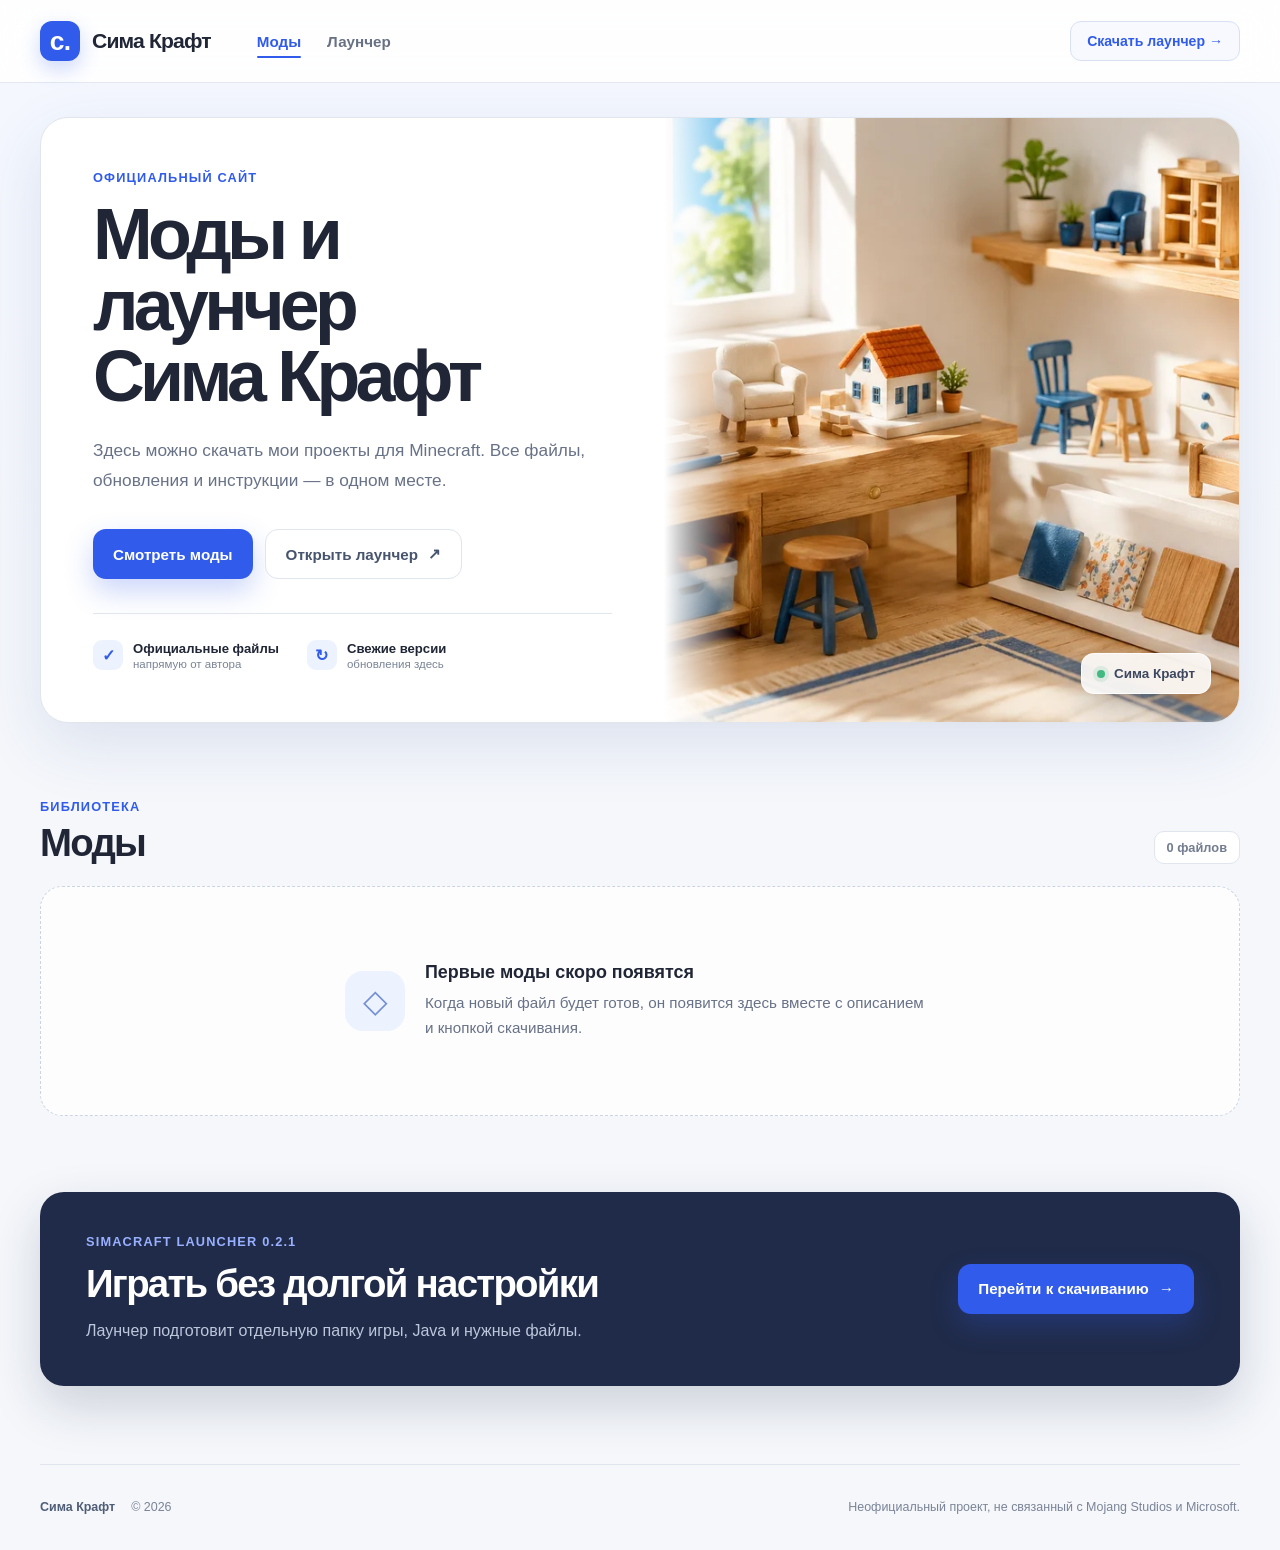
<file: index.html>
<!doctype html>
<html lang="ru">
  <head>
    <meta charset="utf-8" />
    <meta name="viewport" content="width=device-width, initial-scale=1" />
    <meta name="theme-color" content="#f4f7ff" />
    <meta name="description" content="Официальный сайт Сима Крафт — моды и лаунчер Minecraft." />
    <title>Сима Крафт — моды и лаунчер Minecraft</title>
    <link rel="icon" href="/assets/favicon.svg" type="image/svg+xml" />
    <link rel="stylesheet" href="/assets/site.css" />
  </head>
  <body>
    <header class="site-header">
      <div class="shell header-inner">
        <a class="wordmark" href="/" aria-label="Сима Крафт — главная">
          <span class="brand-mark">с.</span>
          <span>Сима Крафт</span>
        </a>
        <nav class="site-nav" aria-label="Основная навигация">
          <a class="active" href="/#mods">Моды</a>
          <a href="/launcher/">Лаунчер</a>
        </nav>
        <a class="header-download" href="/launcher/">Скачать лаунчер <span aria-hidden="true">→</span></a>
      </div>
    </header>

    <main>
      <section class="shell home-hero" aria-labelledby="home-title">
        <div class="home-copy">
          <p class="eyebrow">Официальный сайт</p>
          <h1 id="home-title">Моды и лаунчер<br />Сима Крафт</h1>
          <p class="hero-lead">Здесь можно скачать мои проекты для Minecraft. Все файлы, обновления и инструкции — в одном месте.</p>
          <div class="hero-actions">
            <a class="button primary" href="#mods">Смотреть моды</a>
            <a class="button secondary" href="/launcher/">Открыть лаунчер <span aria-hidden="true">↗</span></a>
          </div>
          <ul class="quick-facts" aria-label="О сайте">
            <li><span class="fact-icon">✓</span><span><strong>Официальные файлы</strong><small>напрямую от автора</small></span></li>
            <li><span class="fact-icon">↻</span><span><strong>Свежие версии</strong><small>обновления здесь</small></span></li>
          </ul>
        </div>
        <div class="home-art">
          <img src="/assets/daylight-studio.webp" alt="Светлая творческая мастерская Сима Крафт" width="720" height="480" />
          <div class="art-badge"><span class="status-dot"></span> Сима Крафт</div>
        </div>
      </section>

      <section class="shell catalog" id="mods" aria-labelledby="mods-title">
        <div class="section-heading">
          <div>
            <p class="eyebrow">Библиотека</p>
            <h2 id="mods-title">Моды</h2>
          </div>
          <span class="counter">0 файлов</span>
        </div>
        <div class="empty-card">
          <span class="empty-symbol" aria-hidden="true">◇</span>
          <div>
            <h3>Первые моды скоро появятся</h3>
            <p>Когда новый файл будет готов, он появится здесь вместе с описанием и кнопкой скачивания.</p>
          </div>
        </div>
      </section>

      <section class="shell launcher-strip">
        <div>
          <p class="eyebrow">SimaCraft Launcher 0.2.1</p>
          <h2>Играть без долгой настройки</h2>
          <p>Лаунчер подготовит отдельную папку игры, Java и нужные файлы.</p>
        </div>
        <a class="button primary" href="/launcher/">Перейти к скачиванию <span aria-hidden="true">→</span></a>
      </section>
    </main>

    <footer class="shell site-footer">
      <a class="footer-brand" href="/">Сима Крафт</a>
      <span>© <span data-year></span></span>
      <span class="footer-note">Неофициальный проект, не связанный с Mojang Studios и Microsoft.</span>
    </footer>
    <script src="/assets/site.js"></script>
  </body>
</html>
</file>
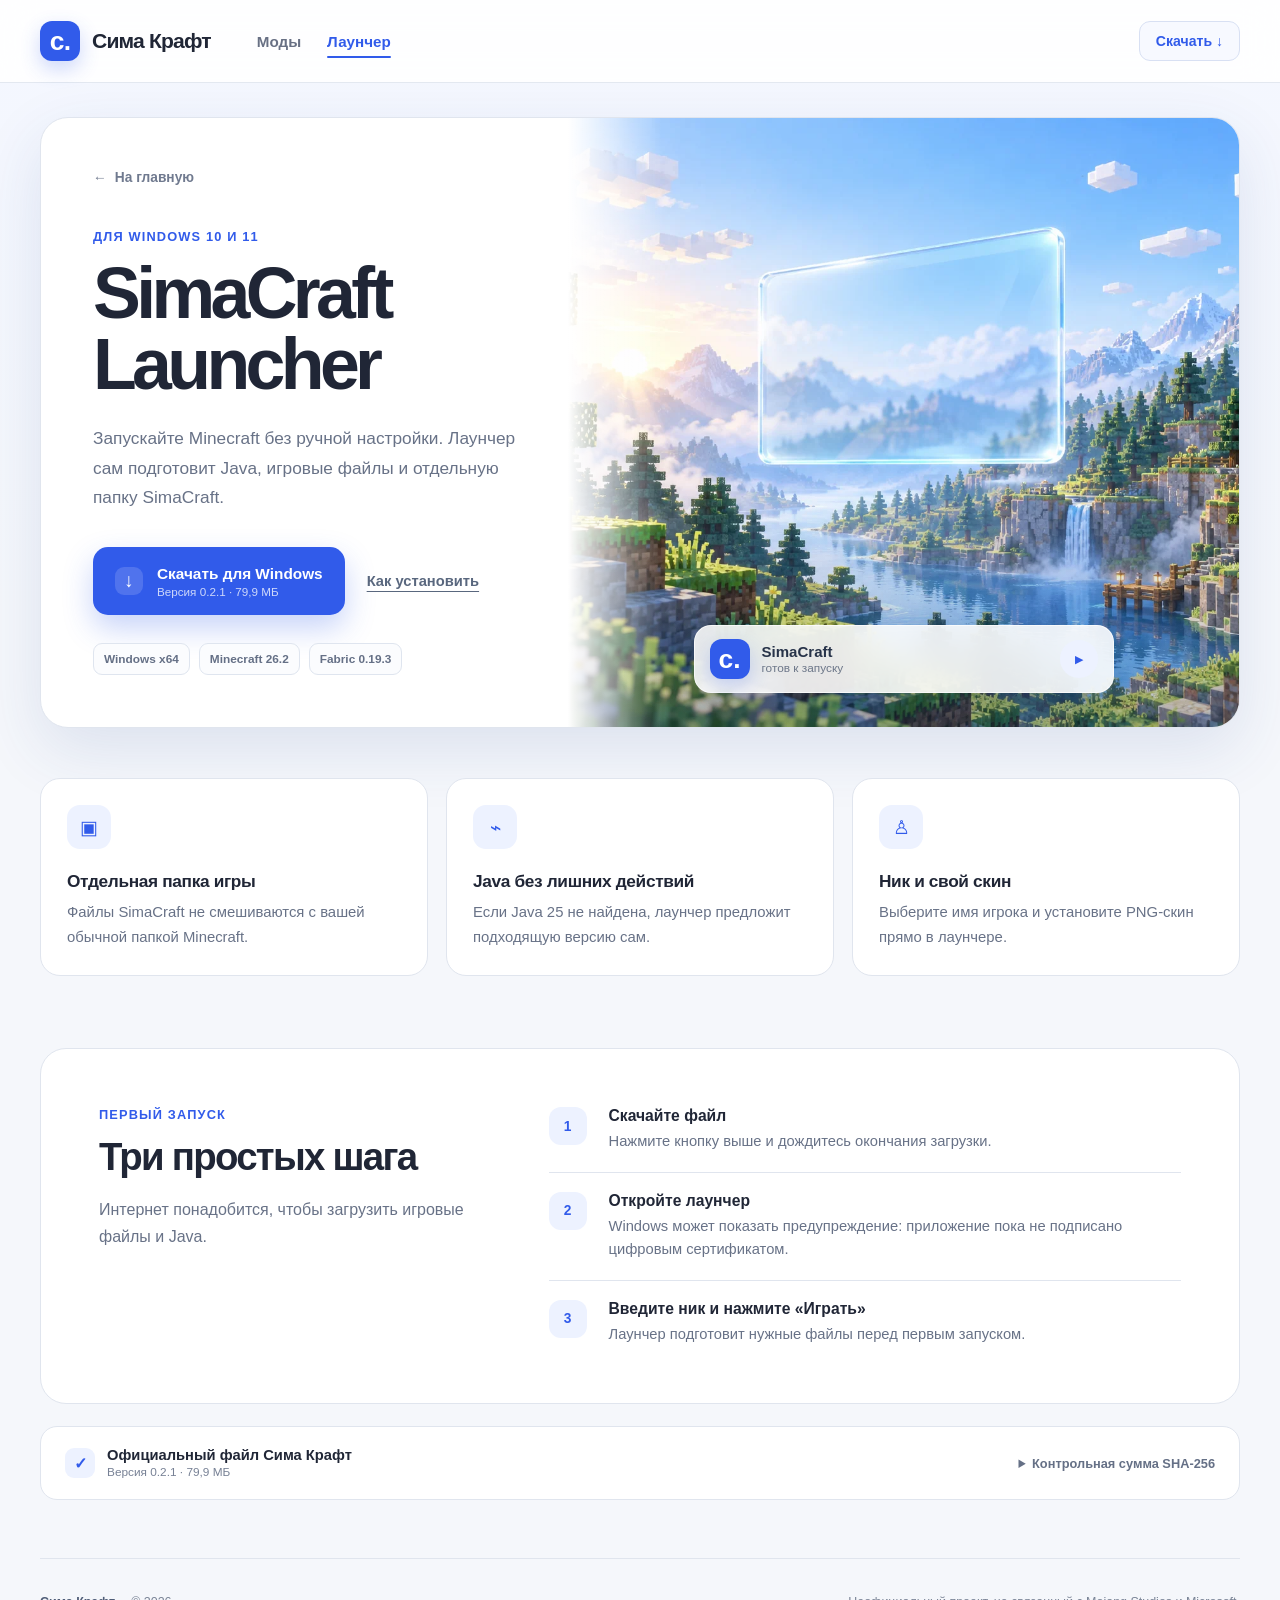
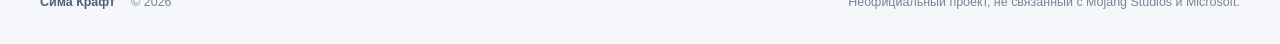
<file: launcher/index.html>
<!doctype html>
<html lang="ru">
  <head>
    <meta charset="utf-8" />
    <meta name="viewport" content="width=device-width, initial-scale=1" />
    <meta name="theme-color" content="#f4f7ff" />
    <meta name="description" content="Скачайте SimaCraft Launcher для Windows — отдельная папка игры, автоматическая установка Java и удобный запуск." />
    <title>SimaCraft Launcher — скачать для Windows</title>
    <link rel="icon" href="/assets/favicon.svg" type="image/svg+xml" />
    <link rel="stylesheet" href="/assets/site.css" />
  </head>
  <body>
    <header class="site-header">
      <div class="shell header-inner">
        <a class="wordmark" href="/" aria-label="Сима Крафт — главная">
          <span class="brand-mark">с.</span>
          <span>Сима Крафт</span>
        </a>
        <nav class="site-nav" aria-label="Основная навигация">
          <a href="/#mods">Моды</a>
          <a class="active" href="/launcher/" aria-current="page">Лаунчер</a>
        </nav>
        <a class="header-download" href="#download">Скачать <span aria-hidden="true">↓</span></a>
      </div>
    </header>

    <main>
      <section class="shell launcher-hero" aria-labelledby="launcher-title">
        <div class="launcher-copy">
          <a class="back-link" href="/"><span aria-hidden="true">←</span> На главную</a>
          <p class="eyebrow">Для Windows 10 и 11</p>
          <h1 id="launcher-title">SimaCraft<br />Launcher</h1>
          <p class="hero-lead">Запускайте Minecraft без ручной настройки. Лаунчер сам подготовит Java, игровые файлы и отдельную папку SimaCraft.</p>
          <div class="launcher-actions" id="download">
            <a class="download-button" href="/downloads/SimaCraft-Launcher-0.2.1.exe" download>
              <span class="download-icon" aria-hidden="true">↓</span>
              <span><strong>Скачать для Windows</strong><small>Версия 0.2.1 · 79,9 МБ</small></span>
            </a>
            <a class="text-link" href="#installation">Как установить</a>
          </div>
          <div class="specs" aria-label="Параметры лаунчера">
            <span>Windows x64</span>
            <span>Minecraft 26.2</span>
            <span>Fabric 0.19.3</span>
          </div>
        </div>
        <div class="launcher-art">
          <img src="/assets/launcher-hero.webp" alt="Кубический мир с горами, лесом и уютным домом" width="1440" height="960" />
          <div class="launcher-card">
            <span class="brand-mark">с.</span>
            <span><strong>SimaCraft</strong><small>готов к запуску</small></span>
            <span class="play" aria-hidden="true">▶</span>
          </div>
        </div>
      </section>

      <section class="shell features" aria-label="Возможности лаунчера">
        <article>
          <span class="feature-icon" aria-hidden="true">▣</span>
          <h2>Отдельная папка игры</h2>
          <p>Файлы SimaCraft не смешиваются с вашей обычной папкой Minecraft.</p>
        </article>
        <article>
          <span class="feature-icon" aria-hidden="true">⌁</span>
          <h2>Java без лишних действий</h2>
          <p>Если Java 25 не найдена, лаунчер предложит подходящую версию сам.</p>
        </article>
        <article>
          <span class="feature-icon" aria-hidden="true">♙</span>
          <h2>Ник и свой скин</h2>
          <p>Выберите имя игрока и установите PNG-скин прямо в лаунчере.</p>
        </article>
      </section>

      <section class="shell install" id="installation" aria-labelledby="install-title">
        <div class="install-heading">
          <p class="eyebrow">Первый запуск</p>
          <h2 id="install-title">Три простых шага</h2>
          <p>Интернет понадобится, чтобы загрузить игровые файлы и Java.</p>
        </div>
        <ol class="steps">
          <li><span>1</span><div><strong>Скачайте файл</strong><p>Нажмите кнопку выше и дождитесь окончания загрузки.</p></div></li>
          <li><span>2</span><div><strong>Откройте лаунчер</strong><p>Windows может показать предупреждение: приложение пока не подписано цифровым сертификатом.</p></div></li>
          <li><span>3</span><div><strong>Введите ник и нажмите «Играть»</strong><p>Лаунчер подготовит нужные файлы перед первым запуском.</p></div></li>
        </ol>
      </section>

      <section class="shell checksum">
        <div class="official-file"><span class="check" aria-hidden="true">✓</span><span><strong>Официальный файл Сима Крафт</strong><small>Версия 0.2.1 · 79,9 МБ</small></span></div>
        <details>
          <summary>Контрольная сумма SHA-256</summary>
          <code>F06588B3727FB6416208136BFD1E02D70432FFAFED811DB3F64D52FAA103D3EE</code>
        </details>
      </section>
    </main>

    <footer class="shell site-footer">
      <a class="footer-brand" href="/">Сима Крафт</a>
      <span>© <span data-year></span></span>
      <span class="footer-note">Неофициальный проект, не связанный с Mojang Studios и Microsoft.</span>
    </footer>
    <script src="/assets/site.js"></script>
  </body>
</html>
</file>
<file: assets/site.css>
:root {
  color-scheme: light;
  --bg: #f5f7fb;
  --surface: #ffffff;
  --ink: #202636;
  --muted: #687287;
  --line: #e0e5ee;
  --blue: #315bea;
  --blue-dark: #2448c8;
  --blue-soft: #edf2ff;
  --shadow: 0 22px 64px rgba(38, 74, 146, 0.12);
  font-family: "Segoe UI Variable", "Segoe UI", Arial, sans-serif;
}

* { box-sizing: border-box; }
html { scroll-behavior: smooth; scroll-padding-top: 96px; }
body { margin: 0; background: linear-gradient(180deg, #f4f7ff 0, var(--bg) 620px); color: var(--ink); }
a { color: inherit; text-decoration: none; }
img { display: block; max-width: 100%; }
button, a { -webkit-tap-highlight-color: transparent; }
:focus-visible { outline: 3px solid rgba(49, 91, 234, .35); outline-offset: 4px; border-radius: 8px; }
::selection { background: #dce5ff; color: #172b67; }

.shell { width: min(calc(100% - 80px), 1200px); margin-inline: auto; }
.site-header { position: sticky; z-index: 20; top: 0; border-bottom: 1px solid rgba(224, 229, 238, .88); background: rgba(255, 255, 255, .88); backdrop-filter: blur(18px); }
.header-inner { min-height: 82px; display: flex; align-items: center; gap: 46px; }
.wordmark { display: inline-flex; align-items: center; gap: 12px; font-size: 1.32rem; font-weight: 760; letter-spacing: -.04em; white-space: nowrap; }
.brand-mark { width: 40px; height: 40px; display: grid; flex: none; place-items: center; border-radius: 12px; background: var(--blue); color: #fff; font-size: 1.65rem; font-weight: 720; line-height: 1; box-shadow: 0 8px 20px rgba(49, 91, 234, .24); }
.site-nav { display: flex; gap: 26px; }
.site-nav a { position: relative; padding: 11px 0; color: #687084; font-size: .95rem; font-weight: 650; }
.site-nav a:hover, .site-nav a.active { color: var(--blue); }
.site-nav a.active::after { content: ""; position: absolute; left: 0; right: 0; bottom: 3px; height: 2px; border-radius: 2px; background: var(--blue); }
.header-download { margin-left: auto; padding: 11px 16px; border: 1px solid #d8e0f3; border-radius: 11px; color: var(--blue); background: #f7f9ff; font-size: .88rem; font-weight: 700; transition: transform .18s ease, border-color .18s ease; }
.header-download:hover { transform: translateY(-1px); border-color: #aebde7; }

.home-hero { margin-block: 34px 76px; display: grid; grid-template-columns: 1.04fr .96fr; min-height: 550px; overflow: hidden; border: 1px solid var(--line); border-radius: 28px; background: var(--surface); box-shadow: var(--shadow); }
.home-copy, .launcher-copy { display: flex; flex-direction: column; justify-content: center; padding: 52px; }
.eyebrow { margin: 0 0 14px; color: var(--blue); font-size: .8rem; font-weight: 780; letter-spacing: .09em; text-transform: uppercase; }
.home-copy h1, .launcher-copy h1 { margin: 0; font-size: clamp(3rem, 5.6vw, 5.1rem); font-weight: 740; line-height: .99; letter-spacing: -.065em; text-wrap: balance; }
.hero-lead { max-width: 520px; margin: 24px 0 0; color: var(--muted); font-size: 1.08rem; line-height: 1.72; }
.hero-actions { display: flex; flex-wrap: wrap; gap: 12px; margin-top: 34px; }
.button { min-height: 50px; display: inline-flex; align-items: center; justify-content: center; gap: 10px; padding: 12px 20px; border-radius: 13px; font-size: .95rem; font-weight: 700; transition: transform .18s ease, box-shadow .18s ease, background .18s ease; }
.button:hover { transform: translateY(-2px); }
.button.primary { background: var(--blue); color: #fff; box-shadow: 0 12px 28px rgba(49, 91, 234, .25); }
.button.primary:hover { background: var(--blue-dark); box-shadow: 0 16px 34px rgba(49, 91, 234, .3); }
.button.secondary { border: 1px solid var(--line); background: #fff; color: #47546d; }
.button.secondary:hover { border-color: #bdc9e4; }
.quick-facts { display: flex; gap: 28px; margin: 34px 0 0; padding: 26px 0 0; border-top: 1px solid var(--line); list-style: none; }
.quick-facts li { display: flex; align-items: center; gap: 10px; }
.fact-icon { width: 30px; height: 30px; display: grid; place-items: center; border-radius: 9px; background: var(--blue-soft); color: var(--blue); font-weight: 800; }
.quick-facts li > span:last-child { display: grid; gap: 2px; }
.quick-facts strong { font-size: .82rem; }
.quick-facts small { color: #7a8497; font-size: .72rem; }
.home-art { position: relative; min-width: 0; background: #dbeaff; }
.home-art::after { content: ""; position: absolute; inset: 0; background: linear-gradient(90deg, #fff 0, transparent 13%); pointer-events: none; }
.home-art img { width: 100%; height: 100%; object-fit: cover; }
.art-badge { position: absolute; z-index: 2; right: 28px; bottom: 28px; display: flex; align-items: center; gap: 9px; padding: 12px 15px; border: 1px solid rgba(255,255,255,.8); border-radius: 13px; background: rgba(255,255,255,.88); color: #3d4860; box-shadow: 0 15px 35px rgba(26, 49, 83, .2); backdrop-filter: blur(14px); font-size: .84rem; font-weight: 720; }
.status-dot { width: 8px; height: 8px; border-radius: 50%; background: #42b883; box-shadow: 0 0 0 4px rgba(66,184,131,.14); }

.catalog { padding-bottom: 76px; }
.section-heading { display: flex; align-items: flex-end; justify-content: space-between; gap: 20px; margin-bottom: 22px; }
.section-heading .eyebrow { margin-bottom: 8px; }
.section-heading h2, .launcher-strip h2 { margin: 0; font-size: clamp(2rem, 3vw, 3rem); line-height: 1.08; letter-spacing: -.045em; }
.counter { padding: 8px 12px; border: 1px solid var(--line); border-radius: 10px; background: #fff; color: #737d90; font-size: .8rem; font-weight: 650; }
.empty-card { min-height: 230px; display: flex; align-items: center; justify-content: center; gap: 20px; padding: 38px; border: 1px dashed #cbd4e5; border-radius: 22px; background: rgba(255,255,255,.75); text-align: left; }
.empty-symbol { width: 60px; height: 60px; display: grid; flex: none; place-items: center; border-radius: 18px; background: var(--blue-soft); color: #7390d3; font-size: 2rem; }
.empty-card h3 { margin: 0 0 7px; font-size: 1.12rem; }
.empty-card p { max-width: 510px; margin: 0; color: var(--muted); font-size: .95rem; line-height: 1.65; }
.launcher-strip { margin-bottom: 78px; display: flex; align-items: center; justify-content: space-between; gap: 48px; padding: 42px 46px; border-radius: 24px; background: #202b49; color: #fff; box-shadow: 0 20px 50px rgba(23, 37, 69, .18); }
.launcher-strip .eyebrow { color: #98b0ff; }
.launcher-strip p:last-child { margin: 14px 0 0; color: #bdc7db; line-height: 1.6; }

.launcher-hero { margin-block: 34px 26px; display: grid; grid-template-columns: minmax(0, .88fr) minmax(420px, 1.12fr); min-height: 570px; overflow: hidden; border: 1px solid var(--line); border-radius: 28px; background: #fff; box-shadow: var(--shadow); }
.back-link { display: inline-flex; align-items: center; gap: 8px; width: fit-content; margin-bottom: 44px; color: #707a8f; font-size: .86rem; font-weight: 650; }
.back-link:hover { color: var(--blue); }
.launcher-actions { display: flex; align-items: center; gap: 22px; margin-top: 34px; }
.download-button { min-height: 68px; display: inline-flex; align-items: center; gap: 14px; padding: 12px 22px; border-radius: 15px; background: var(--blue); color: #fff; box-shadow: 0 13px 30px rgba(49, 91, 234, .27); transition: transform .18s ease, background .18s ease; }
.download-button:hover { transform: translateY(-2px); background: var(--blue-dark); }
.download-icon { width: 28px; height: 28px; display: grid; place-items: center; border-radius: 9px; background: rgba(255,255,255,.15); font-size: 1.2rem; }
.download-button > span:last-child { display: grid; gap: 2px; }
.download-button strong { font-size: .96rem; }
.download-button small { color: rgba(255,255,255,.76); font-size: .73rem; }
.text-link { color: #59677e; font-size: .92rem; font-weight: 700; text-decoration: underline; text-underline-offset: 5px; }
.text-link:hover { color: var(--blue); }
.specs { display: flex; flex-wrap: wrap; gap: 9px; margin-top: 28px; }
.specs span { min-height: 32px; display: inline-flex; align-items: center; padding: 6px 10px; border: 1px solid #dfe5ef; border-radius: 9px; background: #fbfcfe; color: #657086; font-size: .74rem; font-weight: 650; }
.launcher-art { position: relative; min-width: 0; overflow: hidden; background: #dbeaff; }
.launcher-art::after { content: ""; position: absolute; inset: 0; background: linear-gradient(90deg, #fff 0, transparent 14%), linear-gradient(180deg, transparent 62%, rgba(12,47,97,.3)); pointer-events: none; }
.launcher-art > img { width: 100%; height: 100%; object-fit: cover; }
.launcher-card { position: absolute; z-index: 2; left: 50%; bottom: 34px; translate: -50% 0; width: min(82%, 420px); display: flex; align-items: center; gap: 12px; padding: 13px 15px; border: 1px solid rgba(255,255,255,.68); border-radius: 17px; background: rgba(255,255,255,.88); color: #273349; box-shadow: 0 16px 45px rgba(10,53,98,.28); backdrop-filter: blur(16px); }
.launcher-card > span:nth-child(2) { display: grid; gap: 1px; }
.launcher-card strong { font-size: .94rem; }
.launcher-card small { color: #6d7789; font-size: .74rem; }
.play { width: 38px; height: 38px; display: grid; place-items: center; margin-left: auto; border-radius: 50%; background: var(--blue-soft); color: var(--blue); font-size: .7rem; }

.features { display: grid; grid-template-columns: repeat(3, minmax(0, 1fr)); gap: 18px; padding-block: 24px 72px; }
.features article { padding: 26px; border: 1px solid var(--line); border-radius: 20px; background: #fff; }
.feature-icon { width: 44px; height: 44px; display: grid; place-items: center; border-radius: 13px; background: var(--blue-soft); color: var(--blue); font-size: 1.2rem; }
.features h2 { margin: 22px 0 8px; font-size: 1.08rem; letter-spacing: -.02em; }
.features p { margin: 0; color: var(--muted); font-size: .93rem; line-height: 1.65; }
.install { display: grid; grid-template-columns: .75fr 1.25fr; gap: 70px; padding: 58px; border: 1px solid var(--line); border-radius: 26px; background: #fff; }
.install-heading h2 { margin: 0; font-size: clamp(2rem, 3vw, 3rem); line-height: 1.08; letter-spacing: -.045em; }
.install-heading > p:last-child { margin: 18px 0 0; color: var(--muted); line-height: 1.7; }
.steps { display: grid; margin: 0; padding: 0; list-style: none; }
.steps li { display: grid; grid-template-columns: 44px 1fr; gap: 16px; padding: 19px 0; border-bottom: 1px solid var(--line); }
.steps li:first-child { padding-top: 0; }
.steps li:last-child { padding-bottom: 0; border: 0; }
.steps li > span { width: 38px; height: 38px; display: grid; place-items: center; border-radius: 12px; background: var(--blue-soft); color: var(--blue); font-size: .86rem; font-weight: 780; }
.steps strong { font-size: .98rem; }
.steps p { margin: 5px 0 0; color: var(--muted); font-size: .92rem; line-height: 1.55; }
.checksum { margin-block: 22px 58px; display: flex; align-items: center; justify-content: space-between; gap: 24px; padding: 20px 24px; border: 1px solid var(--line); border-radius: 17px; background: #fff; }
.official-file { display: flex; align-items: center; gap: 12px; }
.check { width: 30px; height: 30px; display: grid; place-items: center; border-radius: 9px; background: var(--blue-soft); color: var(--blue); font-weight: 800; }
.official-file > span:last-child { display: grid; gap: 2px; }
.official-file strong { font-size: .92rem; }
.official-file small { color: #778195; font-size: .74rem; }
.checksum details { max-width: 47%; color: #657086; font-size: .8rem; }
.checksum summary { text-align: right; font-weight: 700; cursor: pointer; }
.checksum code { display: block; margin-top: 8px; overflow-wrap: anywhere; color: #44516a; font-size: .68rem; line-height: 1.5; }

.site-footer { min-height: 86px; display: flex; align-items: center; gap: 16px; border-top: 1px solid var(--line); color: #7a8496; font-size: .78rem; }
.footer-brand { color: #4f5d77; font-weight: 750; }
.footer-note { margin-left: auto; text-align: right; }

@media (max-width: 1000px) {
  .shell { width: calc(100% - 48px); }
  .home-hero, .launcher-hero { grid-template-columns: 1fr; }
  .home-copy, .launcher-copy { padding: 44px; }
  .home-art { min-height: 400px; }
  .home-art::after, .launcher-art::after { background: linear-gradient(180deg, #fff 0, transparent 16%), linear-gradient(180deg, transparent 62%, rgba(12,47,97,.3)); }
  .launcher-art { min-height: 430px; }
  .install { gap: 40px; padding: 42px; }
}

@media (max-width: 680px) {
  .shell { width: calc(100% - 32px); }
  .site-header { position: static; }
  .header-inner { min-height: 72px; flex-wrap: wrap; gap: 12px; padding-block: 14px; }
  .wordmark { font-size: 1.1rem; gap: 9px; }
  .brand-mark { width: 35px; height: 35px; border-radius: 10px; font-size: 1.45rem; }
  .site-nav { order: 3; width: 100%; gap: 22px; padding-top: 8px; border-top: 1px solid var(--line); }
  .header-download { padding: 9px 12px; font-size: .78rem; }
  .home-hero, .launcher-hero { margin-block: 20px 24px; border-radius: 20px; }
  .home-copy, .launcher-copy { padding: 28px 22px 32px; }
  .home-copy h1, .launcher-copy h1 { font-size: 2.65rem; }
  .hero-lead { margin-top: 18px; font-size: 1rem; }
  .hero-actions, .launcher-actions { align-items: stretch; flex-direction: column; gap: 12px; margin-top: 27px; }
  .quick-facts { flex-direction: column; gap: 14px; margin-top: 28px; }
  .home-art { min-height: 270px; }
  .art-badge { right: 18px; bottom: 18px; }
  .section-heading { align-items: flex-start; }
  .empty-card { min-height: 260px; flex-direction: column; text-align: center; }
  .launcher-strip { align-items: stretch; flex-direction: column; gap: 26px; padding: 30px 24px; }
  .back-link { margin-bottom: 32px; }
  .launcher-art { min-height: 310px; }
  .launcher-card { bottom: 18px; width: calc(100% - 36px); }
  .features { grid-template-columns: 1fr; gap: 12px; padding-block: 10px 48px; }
  .features article { padding: 22px; }
  .install { grid-template-columns: 1fr; gap: 32px; padding: 30px 22px; border-radius: 20px; }
  .checksum { align-items: flex-start; flex-direction: column; }
  .checksum details { max-width: 100%; }
  .checksum summary { text-align: left; }
  .site-footer { flex-wrap: wrap; padding-block: 24px; }
  .footer-note { flex-basis: 100%; margin-left: 0; text-align: left; line-height: 1.5; }
}

@media (prefers-reduced-motion: reduce) {
  html { scroll-behavior: auto; }
  *, *::before, *::after { animation-duration: .01ms !important; transition-duration: .01ms !important; }
}
</file>
